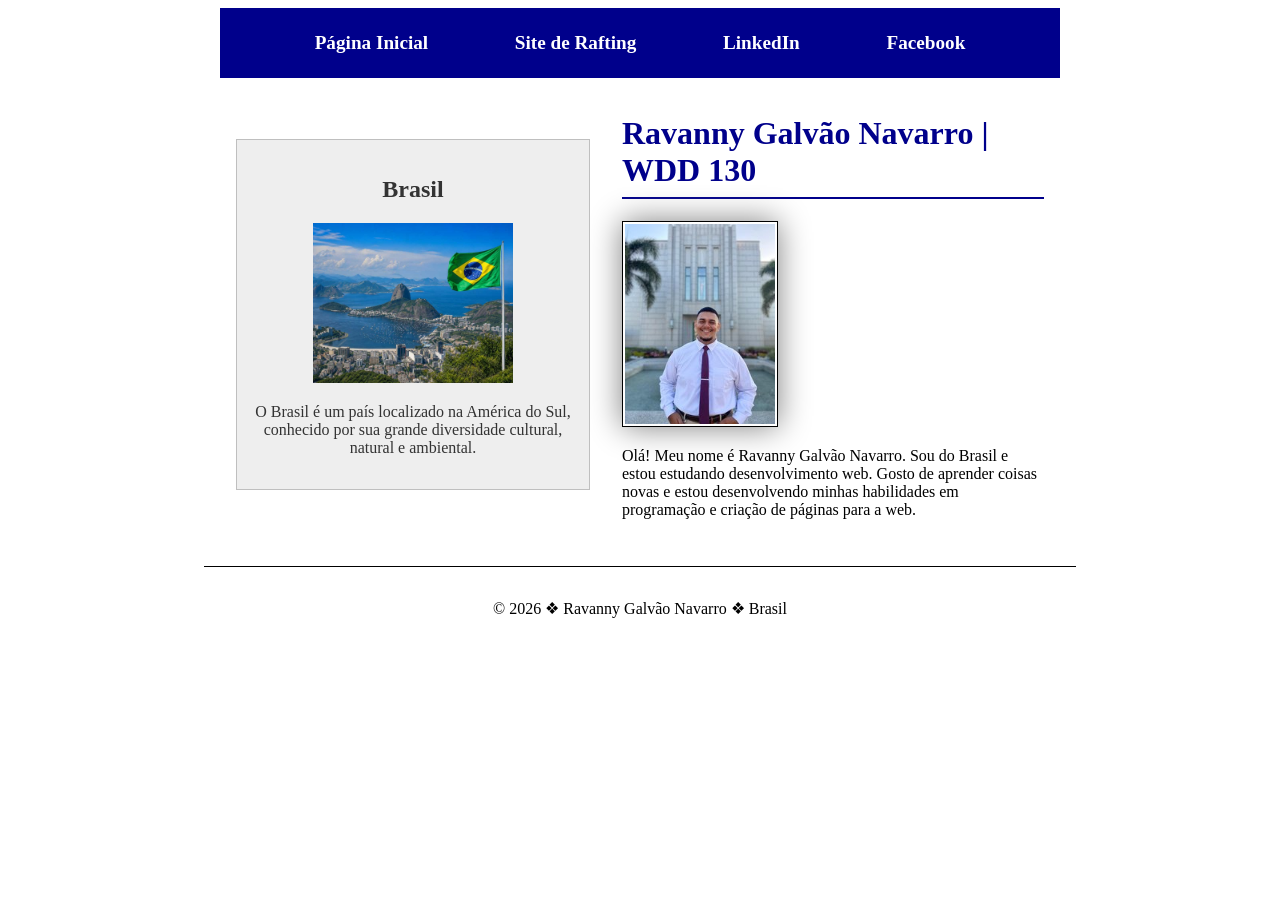
<file: index.html>
<!DOCTYPE html>
<html lang="pt-BR">

<head>
    <meta charset="utf-8">
    <meta name="viewport" content="width=device-width, initial-scale=1.0">

    <title>Ravanny da Silva Trajano Galvão Navarro | WDD 130</title>

    <meta name="description"
      content="Página inicial de Ravanny Galvão Navarro para o curso WDD 130 de desenvolvimento web.">

    <meta name="author" content="Ravanny Galvão Navarro">

    <link rel="stylesheet" href="estilos/estilos.css">
</head>

<body>

    <header>
        <nav>
            <a href="#">Página Inicial</a>
            <a href="wwr/">Site de Rafting</a>
            <a href="https://www.linkedin.com/">LinkedIn</a>
            <a href="https://www.facebook.com/">Facebook</a>
        </nav>
    </header>

    <div class="grid">

        <main>
            <h1>Ravanny Galvão Navarro | WDD 130</h1>

            <img src="imagens/perfil.jpg"
              alt="Olá, meu nome é Ravanny da Silva Trajano Galvão Navarro" width="200">

            <p>
                Olá! Meu nome é Ravanny Galvão Navarro.
                Sou do Brasil e estou estudando desenvolvimento web.
                Gosto de aprender coisas novas e estou desenvolvendo minhas
                habilidades em programação e criação de páginas para a web.
            </p>
        </main>

        <aside>
            <h2>Brasil</h2>

            <img src="imagens/brasil.jpg" alt="Paisagem do Brasil">

            <p>
                O Brasil é um país localizado na América do Sul,
                conhecido por sua grande diversidade cultural,
                natural e ambiental.
            </p>
        </aside>

    </div>

    <footer>
        <p>&copy; 2026 ❖ Ravanny Galvão Navarro ❖ Brasil</p>
    </footer>

</body>

</html>
</file>
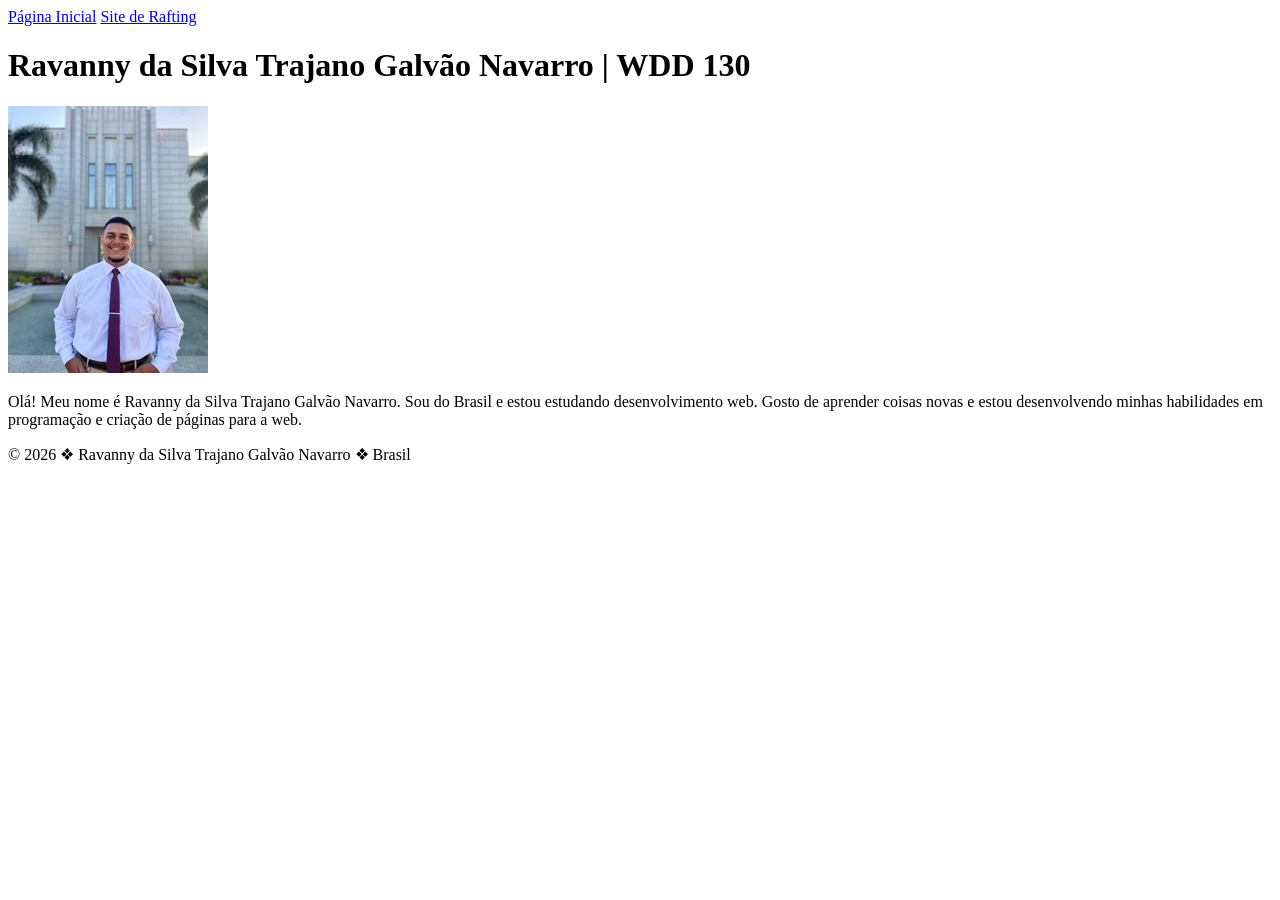
<file: semana01/index.html>
<!DOCTYPE html>
<html lang="pt-BR">

<head>
    <meta charset="utf-8">
    <meta name="viewport" content="width=device-width,initial-scale=1.0">
    <title>Ravanny da Silva Trajano Galvão Navarro | WDD 130</title>
</head>

<body>
    <header>
        <nav>
            <a href="#">Página Inicial</a>
            <a href="wwr/">Site de Rafting</a>
        </nav>
    </header>

    <main>
        <h1>Ravanny da Silva Trajano Galvão Navarro | WDD 130</h1>

        <img src="imagens/perfil.jpg" alt="Olá, meu nome é Ravanny da Silva Trajano Galvão Navarro"
          width="200">

        <p>
            Olá! Meu nome é Ravanny da Silva Trajano Galvão Navarro.
            Sou do Brasil e estou estudando desenvolvimento web.
            Gosto de aprender coisas novas e estou desenvolvendo minhas
            habilidades em programação e criação de páginas para a web.
        </p>
    </main>

    <footer>
        <p>&copy; 2026 ❖ Ravanny da Silva Trajano Galvão Navarro ❖ Brasil</p>
    </footer>
</body>

</html>
</file>
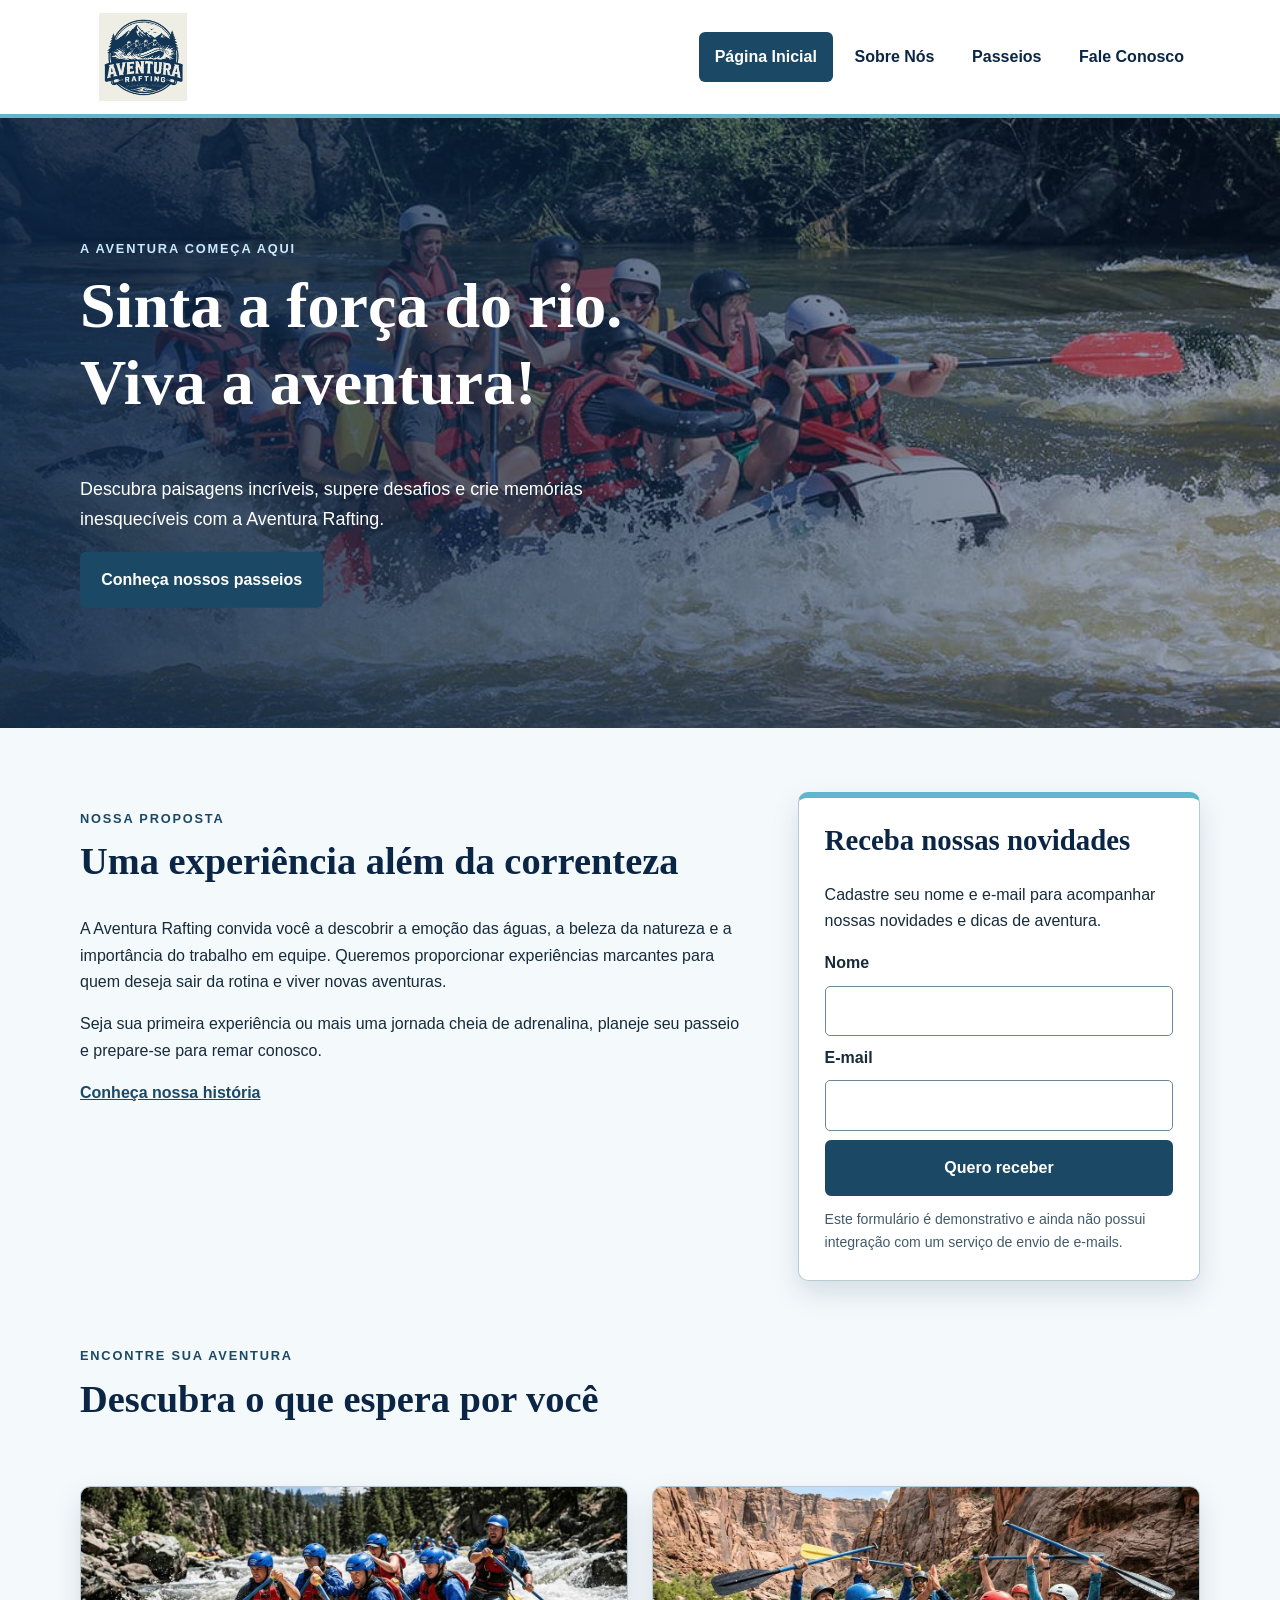
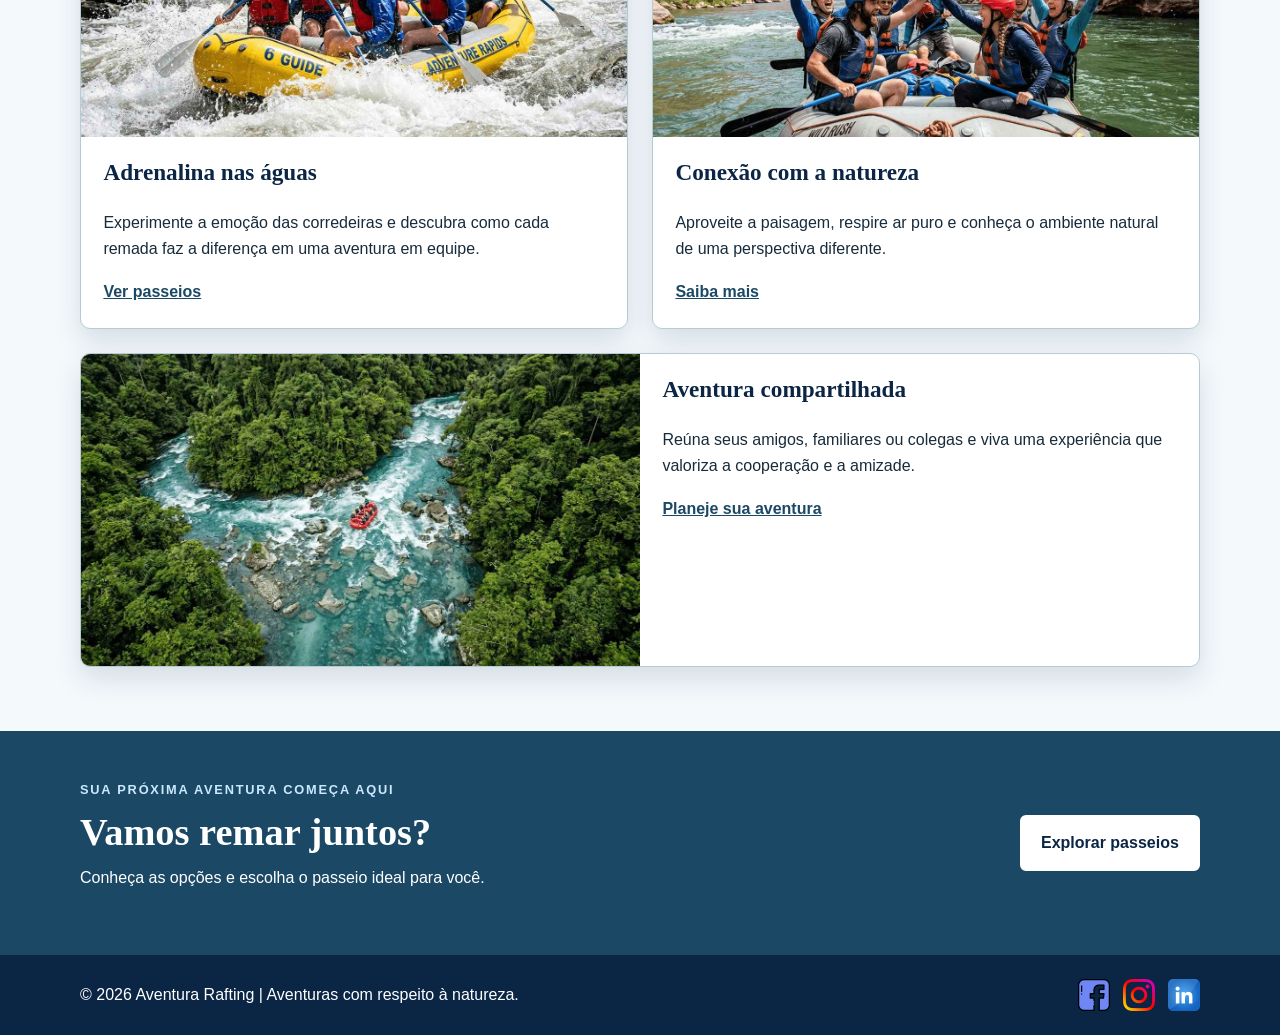
<file: wwr/index.html>
<!DOCTYPE html>
<html lang="pt-BR">

<head>
    <meta charset="UTF-8">
    <meta name="viewport" content="width=device-width, initial-scale=1.0">
    <meta name="description"
      content="Viva aventuras inesquecíveis com a Aventura Rafting. Conheça nossos passeios, explore a natureza e planeje sua próxima experiência.">
    <meta name="author" content="Ravanny da Silva Trajano Galvão Navarro">
    <title>Página Inicial | Aventura Rafting</title>
    <link rel="stylesheet" href="estilos/rafting.css">
</head>

<body>
    <header class="site-header">
        <a class="brand" href="index.html">
            <img src="imagens/logo.png" alt="Logotipo da Aventura Rafting">
        </a>

        <nav class="site-nav" aria-label="Navegação principal">
            <a href="index.html" aria-current="page">Página Inicial</a>
            <a href="sobre.html">Sobre Nós</a>
            <a href="passeios.html">Passeios</a>
            <a href="contato.html">Fale Conosco</a>
        </nav>
    </header>

    <main>
        <section class="hero">
            <img class="hero-image" src="imagens/rafting-hero.jpg"
              alt="Grupo praticando rafting em um rio cercado pela natureza">

            <div class="hero-message">
                <p class="eyebrow">A aventura começa aqui</p>
                <h1>Sinta a força do rio. Viva a aventura!</h1>
                <p>Descubra paisagens incríveis, supere desafios e crie memórias inesquecíveis com a
                    Aventura Rafting.</p>
                <a class="button" href="passeios.html">Conheça nossos passeios</a>
            </div>
        </section>

        <section class="home-intro content-width">
            <div>
                <p class="eyebrow">Nossa proposta</p>
                <h2>Uma experiência além da correnteza</h2>
                <p>
                    A Aventura Rafting convida você a descobrir a emoção das águas,
                    a beleza da natureza e a importância do trabalho em equipe.
                    Queremos proporcionar experiências marcantes para quem deseja
                    sair da rotina e viver novas aventuras.
                </p>
                <p>
                    Seja sua primeira experiência ou mais uma jornada cheia de
                    adrenalina, planeje seu passeio e prepare-se para remar conosco.
                </p>
                <a class="text-link" href="sobre.html">Conheça nossa história</a>
            </div>

            <aside class="newsletter">
                <h2>Receba nossas novidades</h2>
                <p>Cadastre seu nome e e-mail para acompanhar nossas novidades e dicas de aventura.
                </p>

                <form action="#" method="get">
                    <label for="nome-newsletter">Nome</label>
                    <input type="text" id="nome-newsletter" name="nome" autocomplete="name"
                      required>

                    <label for="email-newsletter">E-mail</label>
                    <input type="email" id="email-newsletter" name="email" autocomplete="email"
                      required>

                    <button class="button" type="submit">Quero receber</button>
                </form>

                <p class="form-note">
                    Este formulário é demonstrativo e ainda não possui integração
                    com um serviço de envio de e-mails.
                </p>
            </aside>
        </section>

        <section class="experience-grid content-width">
            <div class="section-heading">
                <p class="eyebrow">Encontre sua aventura</p>
                <h2>Descubra o que espera por você</h2>
            </div>

            <article class="feature-card">
                <img src="imagens/aventura1.jpg" alt="Bote de rafting avançando pelas corredeiras">
                <div class="card-copy">
                    <h3>Adrenalina nas águas</h3>
                    <p>
                        Experimente a emoção das corredeiras e descubra como cada
                        remada faz a diferença em uma aventura em equipe.
                    </p>
                    <a class="text-link" href="passeios.html">Ver passeios</a>
                </div>
            </article>

            <article class="feature-card">
                <img src="imagens/aventura2.jpg"
                  alt="Participantes praticando rafting em meio à natureza">
                <div class="card-copy">
                    <h3>Conexão com a natureza</h3>
                    <p>
                        Aproveite a paisagem, respire ar puro e conheça o ambiente
                        natural de uma perspectiva diferente.
                    </p>
                    <a class="text-link" href="sobre.html">Saiba mais</a>
                </div>
            </article>

            <article class="feature-card feature-card-wide">
                <img src="imagens/aventura3.jpg" alt="Grupo reunido após uma aventura de rafting">
                <div class="card-copy">
                    <h3>Aventura compartilhada</h3>
                    <p>
                        Reúna seus amigos, familiares ou colegas e viva uma
                        experiência que valoriza a cooperação e a amizade.
                    </p>
                    <a class="text-link" href="contato.html">Planeje sua aventura</a>
                </div>
            </article>
        </section>

        <section class="home-cta">
            <div class="content-width cta-inner">
                <div>
                    <p class="eyebrow">Sua próxima aventura começa aqui</p>
                    <h2>Vamos remar juntos?</h2>
                    <p>Conheça as opções e escolha o passeio ideal para você.</p>
                </div>
                <a class="button button-light" href="passeios.html">
                    Explorar passeios
                </a>
            </div>
        </section>
    </main>

    <footer class="site-footer">
        <p>© 2026 Aventura Rafting | Aventuras com respeito à natureza.</p>

        <nav class="socialmedia" aria-label="Redes sociais">
            <a href="https://www.facebook.com/" aria-label="Facebook">
                <img src="imagens/facebook.svg" alt="Facebook">
            </a>
            <a href="https://www.instagram.com/" aria-label="Instagram">
                <img src="imagens/instagram.svg" alt="Instagram">
            </a>
            <a href="https://www.youtube.com/" aria-label="YouTube">
                <img src="imagens/linkedin.svg" alt="YouTube">
            </a>
        </nav>
    </footer>
</body>

</html>
</file>
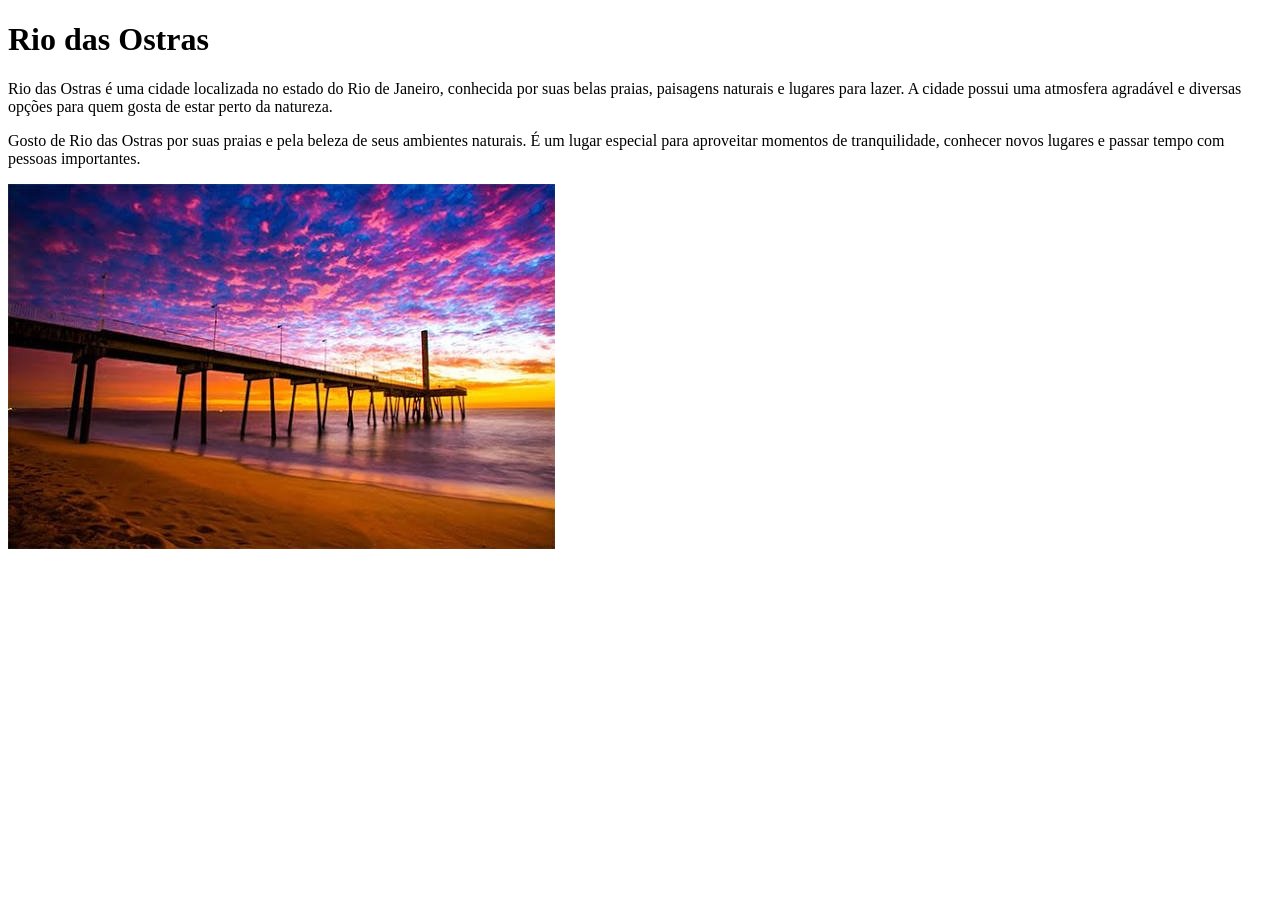
<file: semana01/cidade-favorita.html>
<!DOCTYPE html>
<html lang="pt-BR">

<head>
    <meta charset="UTF-8">
    <meta name="viewport" content="width=device-width, initial-scale=1.0">

    <title>Minha Cidade Favorita - Rio das Ostras</title>

    <meta name="description" content="Uma página sobre Rio das Ostras, minha cidade favorita.">

    <meta name="author" content="Ravanny da Silva Trajano Galvão Navarro">
</head>

<body>

    <h1>Rio das Ostras</h1>

    <p>
        Rio das Ostras é uma cidade localizada no estado do Rio de Janeiro,
        conhecida por suas belas praias, paisagens naturais e lugares para
        lazer. A cidade possui uma atmosfera agradável e diversas opções para
        quem gosta de estar perto da natureza.
    </p>

    <p>
        Gosto de Rio das Ostras por suas praias e pela beleza de seus
        ambientes naturais. É um lugar especial para aproveitar momentos de
        tranquilidade, conhecer novos lugares e passar tempo com pessoas
        importantes.
    </p>

    <img src="rio-das-ostras.jpg" alt="Paisagem de Rio das Ostras">

</body>

</html>
</file>
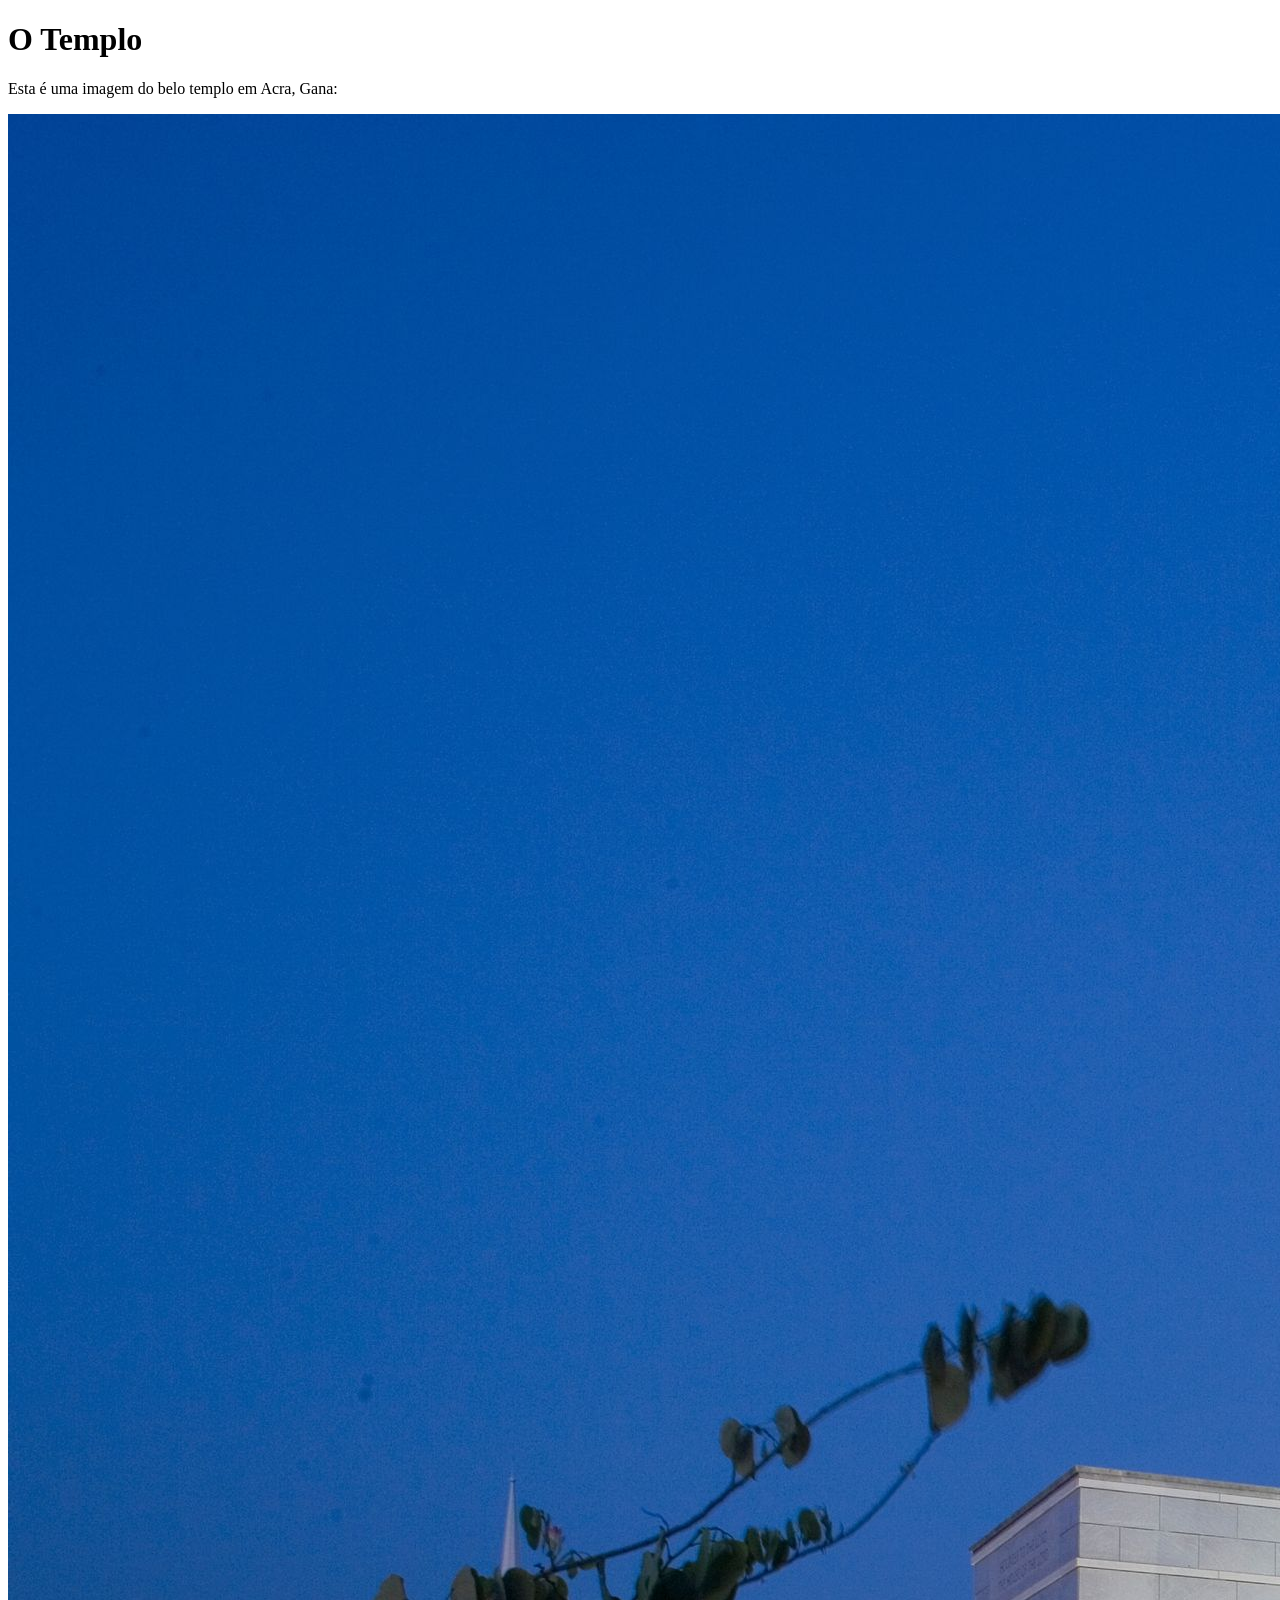
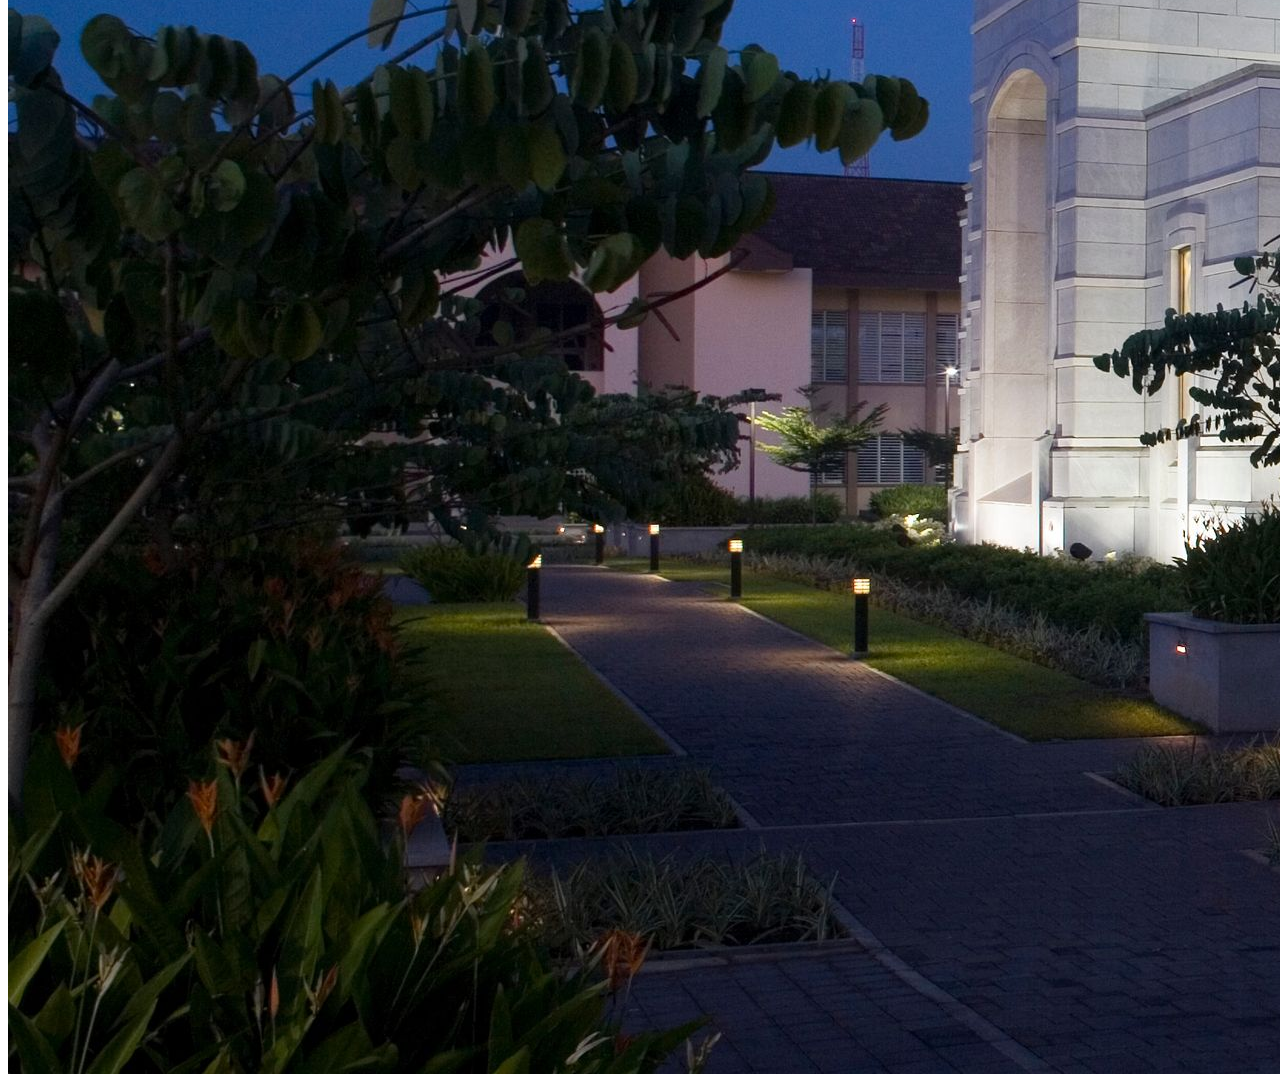
<file: semana01/imagens.html>
<!DOCTYPE html>
<html lang="pt-br">
<head>
    <meta charset="UTF-8">
    <meta name="viewport" content="width=device-width, initial-scale=1.0">
    <title>Imagem do Templo</title>
</head>
<body>
    <h1>O Templo</h1>
    <p>Esta é uma imagem do belo templo em Acra, Gana:</p>
    <img src="imagens/templo-largo.jpeg" alt="O Templo de Acra, Gana">
    
</body>
</html>
</file>
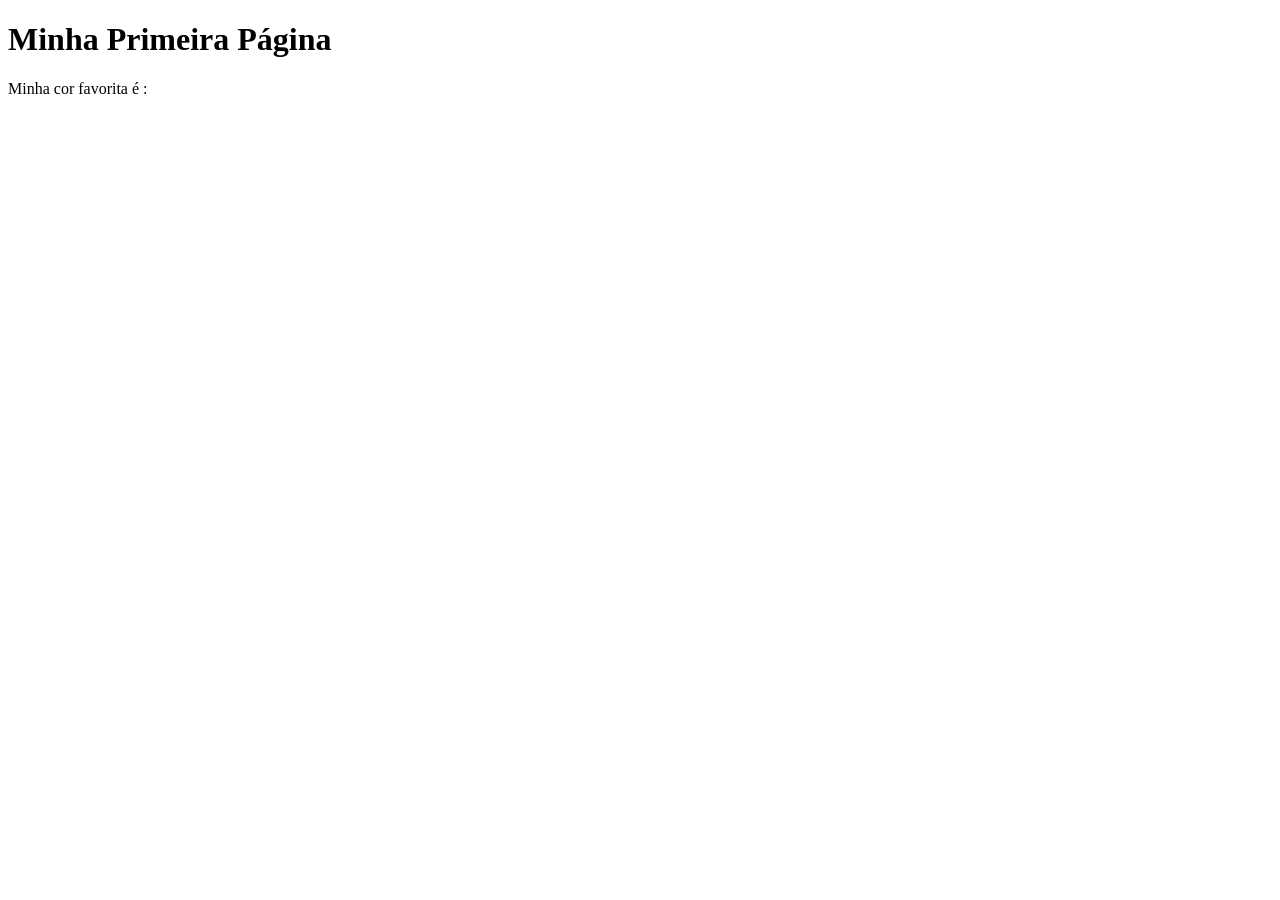
<file: semana01/primeira-pagina.html>
<!DOCTYPE html>
<html lang="pt-br">
<head>
    <meta charset="UTF-8">
    <meta name="viewport" content="width=device-width, initial-scale=1.0">
    <title>Minha Primeira Página</title>
</head>
<body>
    <h1>Minha Primeira Página</h1>
    <p>Minha cor favorita é : </p>
</body>
</html>
</file>
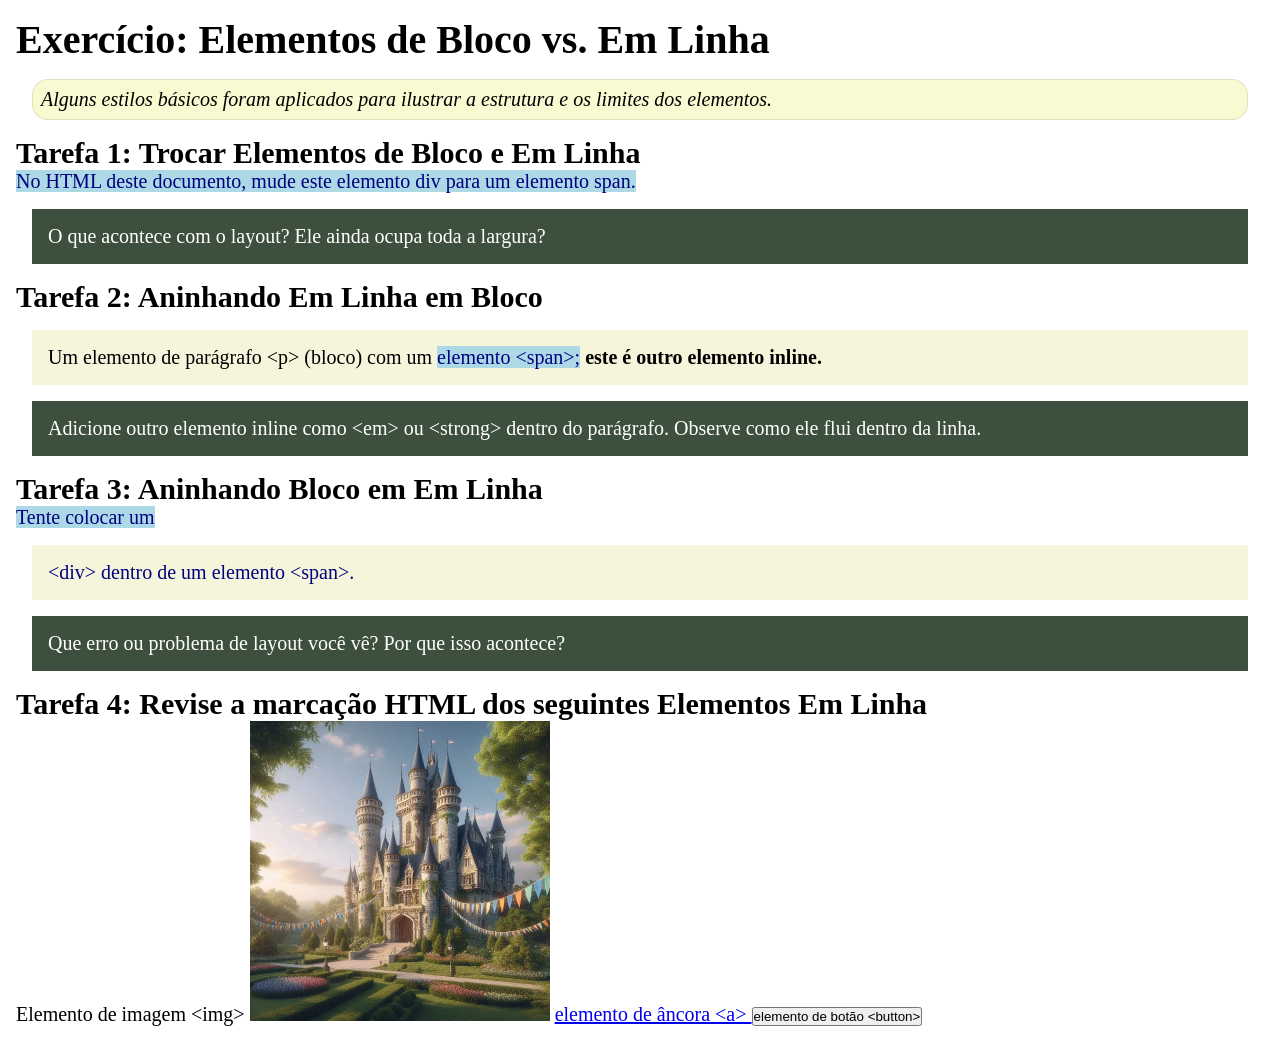
<file: semana02/bloco-vs-inline.html>
<!DOCTYPE html>
<html lang="pt-br">

<head>
    <meta charset="UTF-8">
    <meta name="viewport" content="width=device-width, initial-scale=1.0">
    <title>Exercício: Elementos de Bloco vs. Inline</title>
    <link rel="stylesheet" href="estilos/bloco-vs-inline.css">
</head>

<body>
    <main>
        <h1>Exercício: Elementos de Bloco vs. Em Linha</h1>

        <p class="note">
            Alguns estilos básicos foram aplicados para ilustrar a estrutura e os limites dos
            elementos.
        </p>

        <h2>Tarefa 1: Trocar Elementos de Bloco e Em Linha</h2>

        <span>
            No HTML deste documento, mude este elemento div para um elemento span.
        </span>

        <p class="question">
            O que acontece com o layout? Ele ainda ocupa toda a largura?
        </p>

        <h2>Tarefa 2: Aninhando Em Linha em Bloco</h2>

        <p>
            Um elemento de parágrafo &lt;p&gt; (bloco) com um
            <span>elemento &lt;span&gt;;</span>
            <strong>este é outro elemento inline.</strong>
        </p>

        <p class="question">
            Adicione outro elemento inline como &lt;em&gt; ou &lt;strong&gt; dentro do parágrafo.
            Observe como ele flui dentro da linha.
        </p>

        <h2>Tarefa 3: Aninhando Bloco em Em Linha</h2>

        <span>
            Tente colocar um
            <div>
                &lt;div&gt; dentro de um elemento &lt;span&gt;.
            </div>
        </span>

        <p class="question">
            Que erro ou problema de layout você vê? Por que isso acontece?
        </p>

        <h2>Tarefa 4: Revise a marcação HTML dos seguintes Elementos Em Linha</h2>

        Elemento de imagem &lt;img&gt;

        <img src="imagens/castelo.webp" alt="imagem (imagens estão em linha)" width="300"
          height="300">

        <a href="https://churchofjesuschrist.org">
            elemento de âncora &lt;a&gt;
        </a>

        <button type="button">
            elemento de botão &lt;button&gt;
        </button>

    </main>
</body>

</html>
</file>
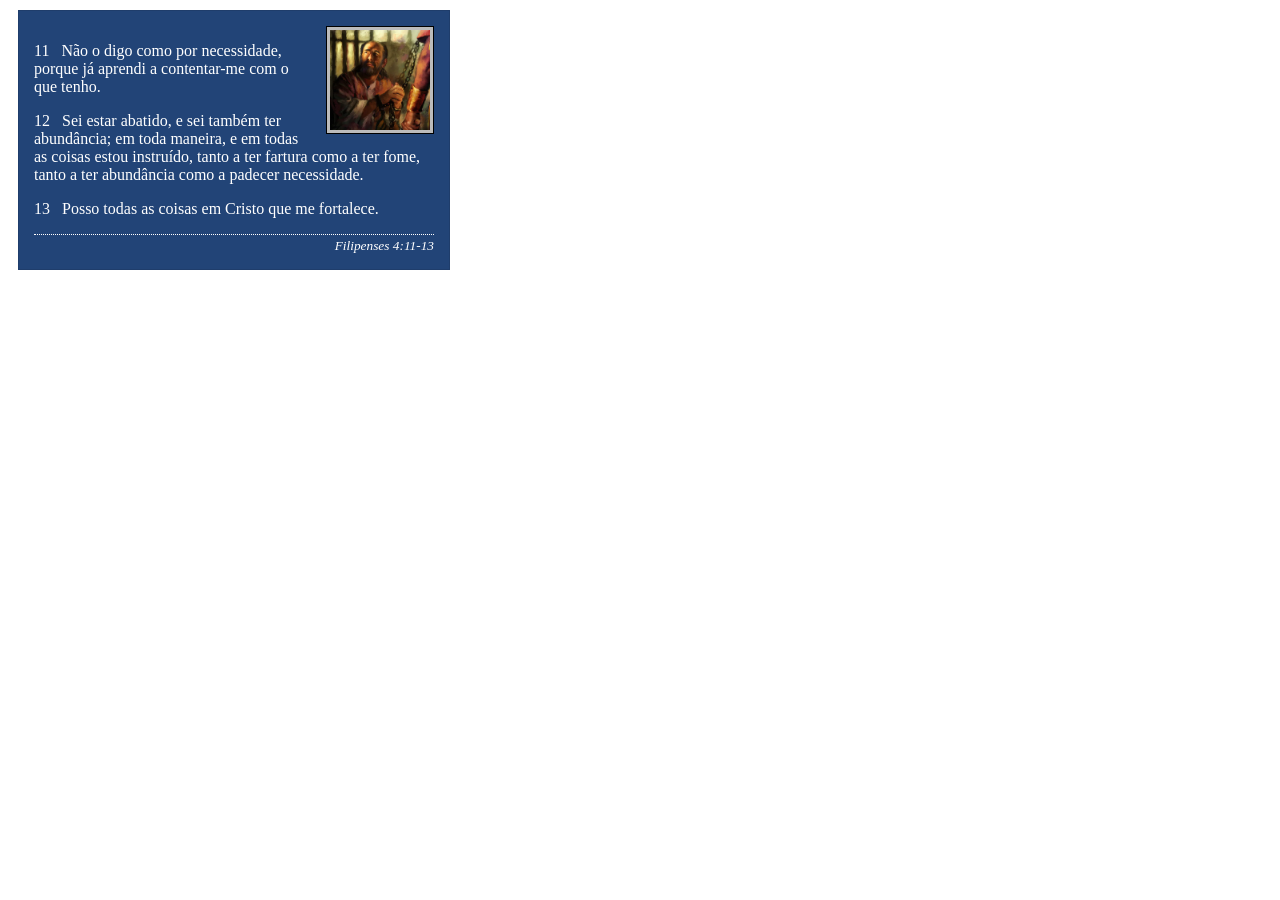
<file: semana02/box-model-solucao.html>
<!DOCTYPE html>
<html lang="pt-br">

<head>
    <meta charset="UTF-8">
    <meta name="viewport" content="width=device-width, initial-scale=1.0">
    <title>Atividade de Box Model</title>
    <link rel="stylesheet" href="estilos/box-model-solucao.css">
</head>

<body>
    <main>
        <div class="callout">
            <img src="imagens/apostolo-paulo-preso.webp" alt="Apóstolo Paulo - Preso em Roma" width="200" height="200">
            <blockquote>
                <p>11 &nbsp; Não o digo como por necessidade, porque já aprendi a contentar-me com o que tenho.</p>
                <p>12 &nbsp; Sei estar abatido, e sei também ter abundância; em toda maneira, e em todas as coisas estou
                    instruído, tanto a ter fartura como a ter fome, tanto a ter abundância como a padecer necessidade.
                </p>
                <p>13 &nbsp; Posso todas as coisas em Cristo que me fortalece.</p>
            </blockquote>
            <cite>Filipenses 4:11-13</cite>
        </div>
    </main>
</body>

</html>
</file>
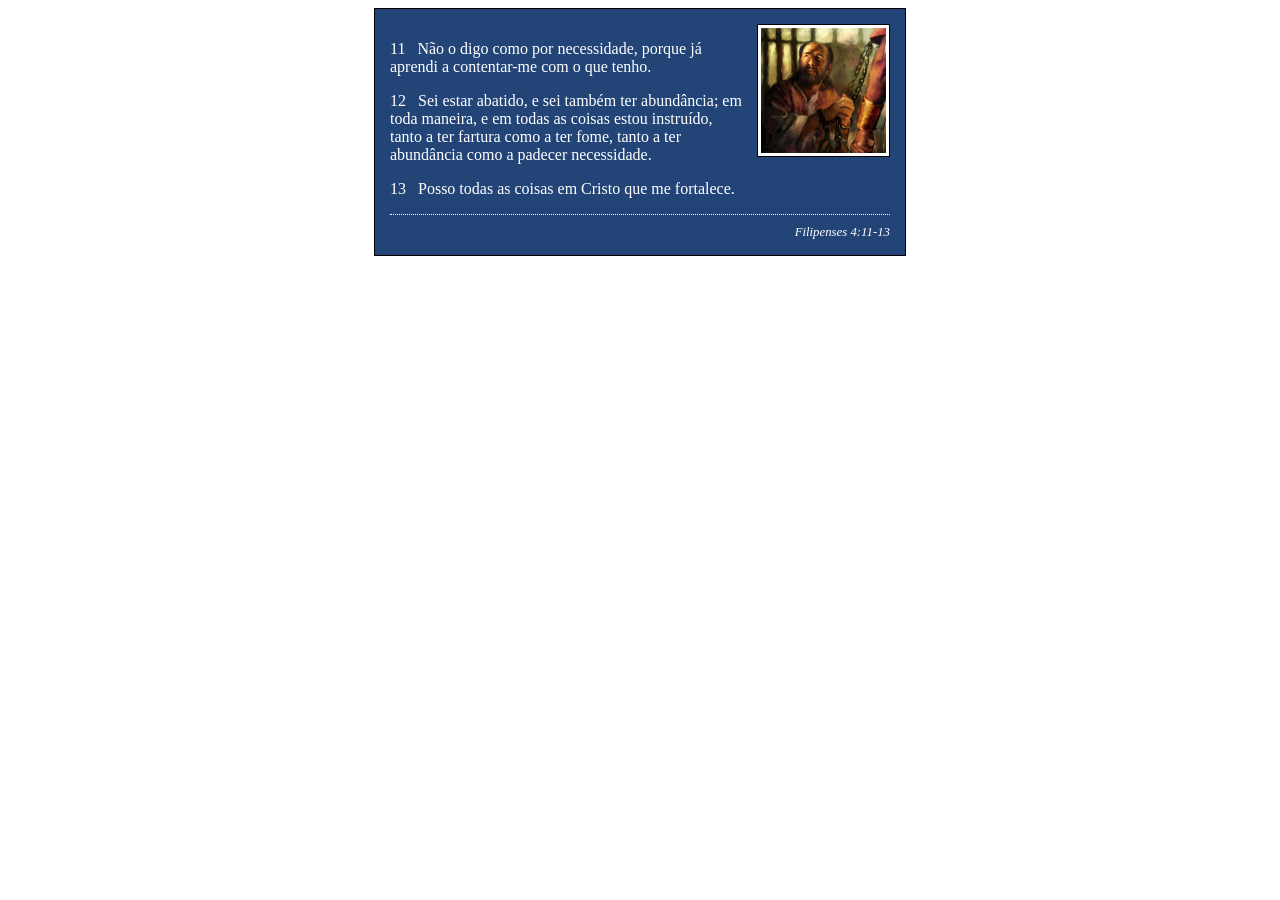
<file: semana02/box-model.html>
<!DOCTYPE html>
<html lang="pt-br">

<head>
    <meta charset="UTF-8">
    <meta name="viewport" content="width=device-width, initial-scale=1.0">
    <title>Atividade de Box Model</title>
    <link rel="stylesheet" href="estilos/box-model.css">
</head>

<body>
    <main>
        <div class="callout">
            <img src="imagens/apostolo-paulo-preso.webp" alt="Apóstolo Paulo - Preso em Roma"
              width="200" height="200">

            <blockquote>
                <p>11 &nbsp; Não o digo como por necessidade, porque já aprendi a contentar-me com o
                    que tenho.</p>

                <p>12 &nbsp; Sei estar abatido, e sei também ter abundância; em toda maneira, e em
                    todas as coisas estou instruído, tanto a ter fartura como a ter fome, tanto a
                    ter abundância como a padecer necessidade.</p>

                <p>13 &nbsp; Posso todas as coisas em Cristo que me fortalece.</p>
            </blockquote>

            <cite>Filipenses 4:11-13</cite>
        </div>
    </main>
</body>

</html>
</file>
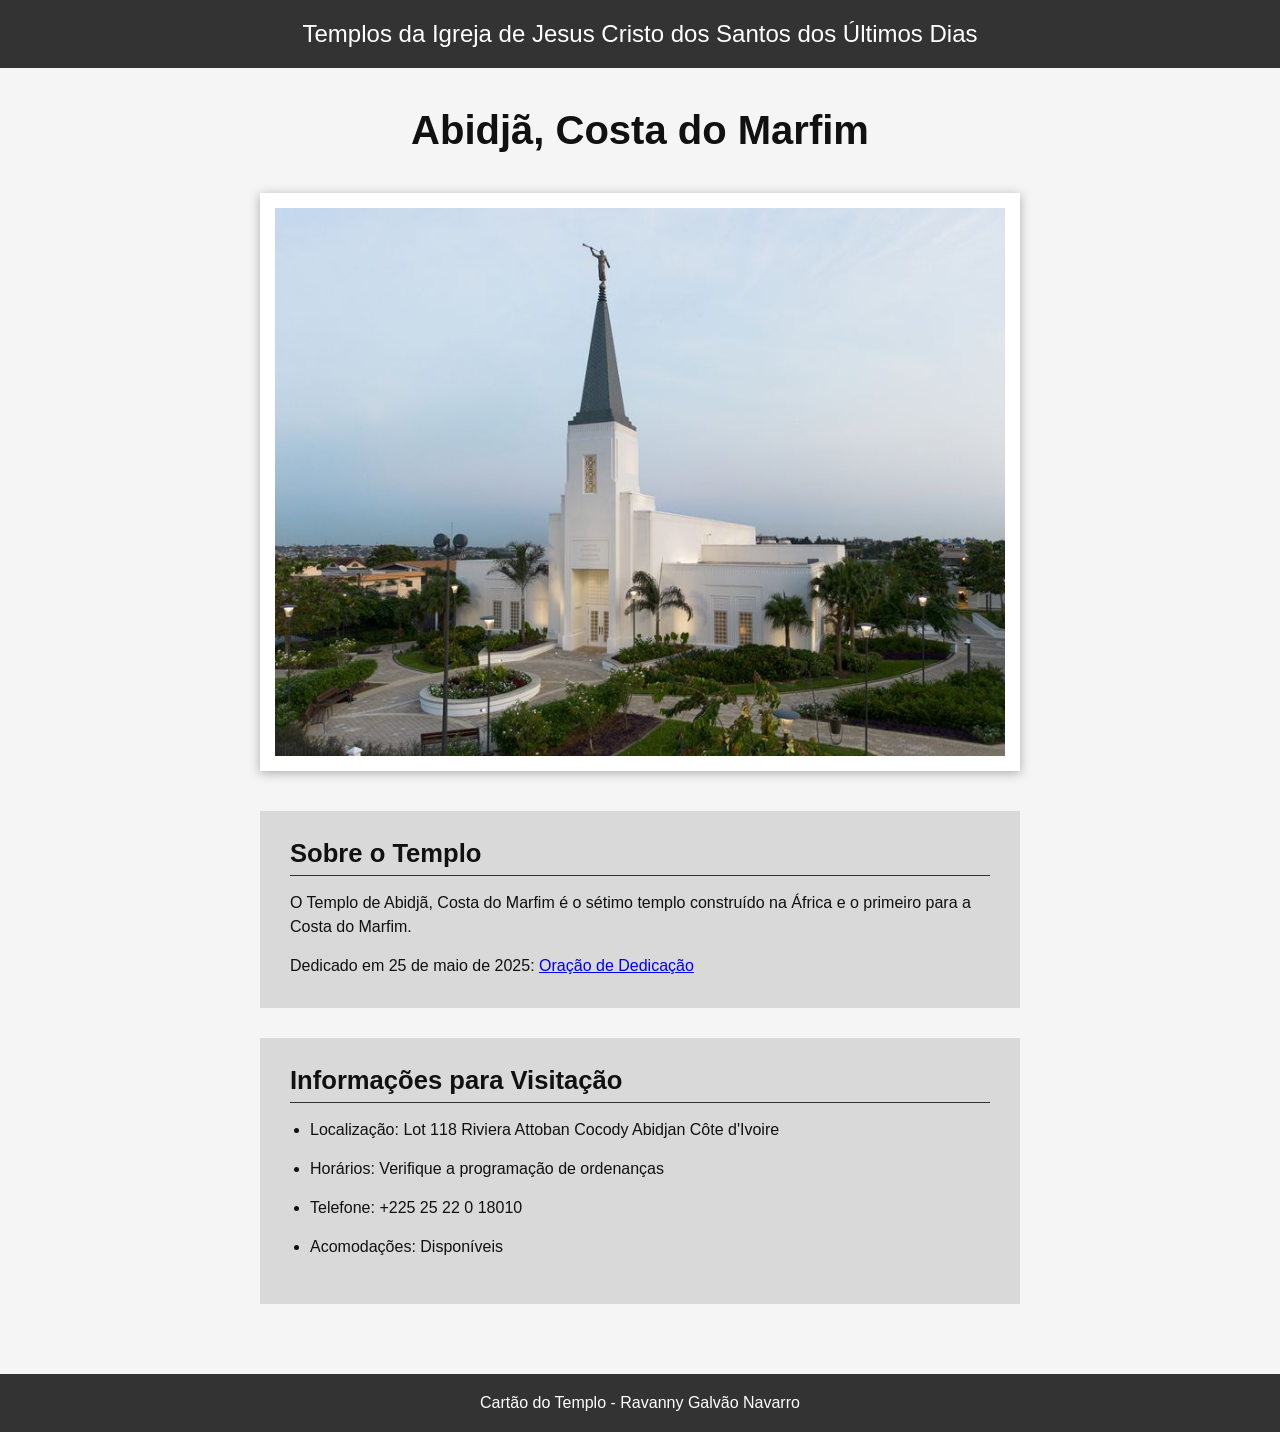
<file: semana02/templo.html>
<!DOCTYPE html>
<html lang="pt-br">

<head>
    <meta charset="UTF-8">
    <meta name="viewport" content="width=device-width, initial-scale=1.0">
    <title>Cartão do Templo - Abidjã, Costa do Marfim</title>
    <link rel="stylesheet" href="estilos/templo.css">
</head>

<body>
    <header>
        <p>Templos da Igreja de Jesus Cristo dos Santos dos Últimos Dias</p>
    </header>
    <main>
        <h1>Abidjã, Costa do Marfim</h1>
        <picture>
            <img src="imagens/abidja-costa-do-marfim.jpeg" alt="Templo de Abidjã, Costa do Marfim">
        </picture>
        <section>
            <h2>Sobre o Templo</h2>
            <p>O Templo de Abidjã, Costa do Marfim é o sétimo templo construído na África e o
                primeiro para a Costa do Marfim.</p>
            <p>Dedicado em 25 de maio de 2025: <a
                  href="https://www.churchofjesuschrist.org/temples/dedicatory-prayer/abidjan-ivory-coast-temple/2025-05-25?lang=eng"
                  target="_blank" rel="noopener noreferrer">Oração de Dedicação</a></p>
        </section>
        <section>
            <h2>Informações para Visitação</h2>
            <ul>
                <li>Localização: Lot 118 Riviera Attoban Cocody Abidjan Côte d'Ivoire</li>
                <li>Horários: Verifique a programação de ordenanças</li>
                <li>Telefone: +225 25 22 0 18010</li>
                <li>Acomodações: Disponíveis</li>
            </ul>
        </section>
    </main>
    <footer>
        <p>Cartão do Templo - Ravanny Galvão Navarro</p>
    </footer>
</body>

</html>
</file>
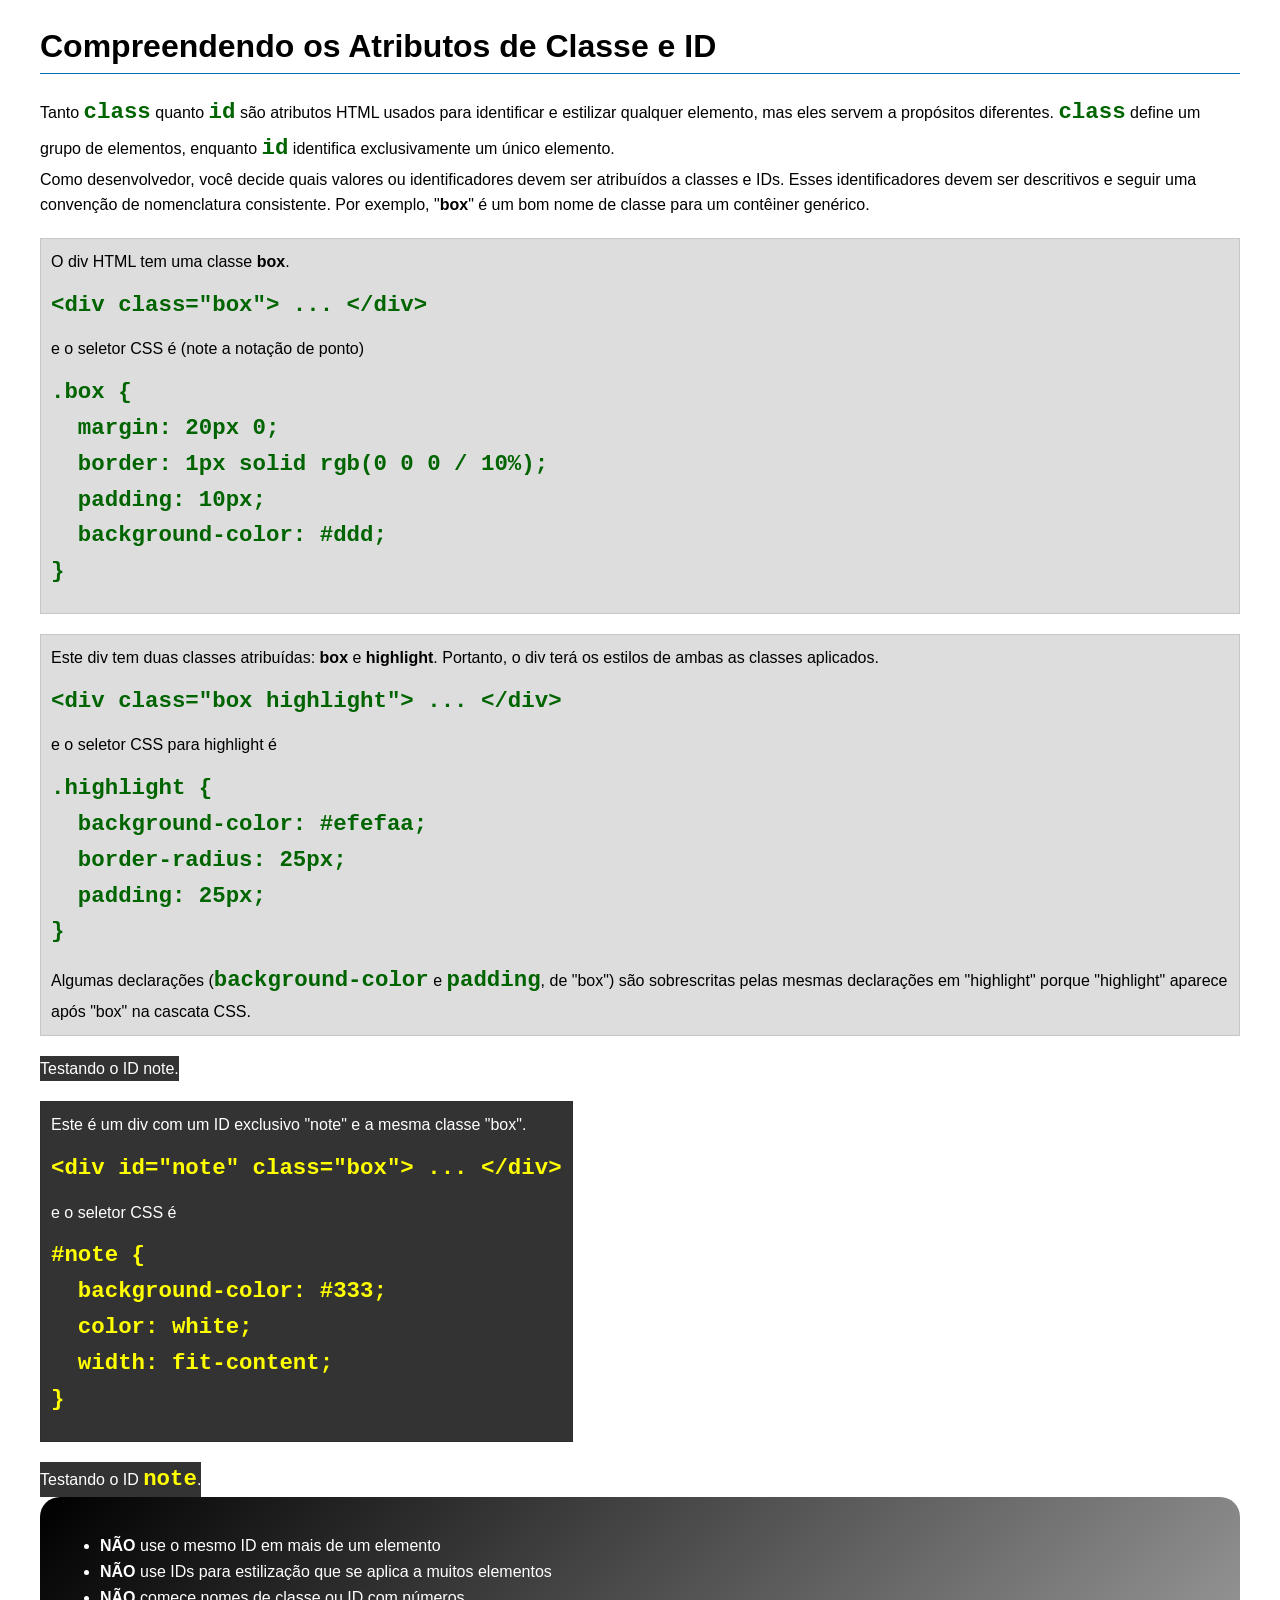
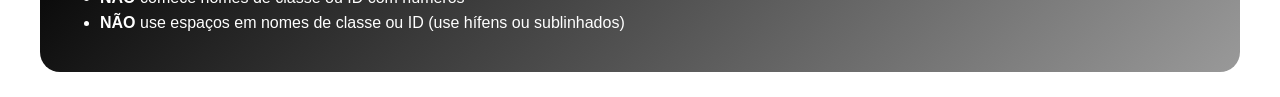
<file: semana03/classe-e-id.html>
<!DOCTYPE html>
<html lang="pt-br">

<head>
    <meta charset="UTF-8">
    <meta name="viewport" content="width=device-width, initial-scale=1.0">
    <title>Atributos de Classe vs ID</title>
    <link rel="stylesheet" href="estilos/classe-e-id.css">
</head>

<body>
    <h1>Compreendendo os Atributos de Classe e ID</h1>
    <p>Tanto <code>class</code> quanto <code>id</code> são atributos HTML usados para identificar e
        estilizar qualquer
        elemento, mas eles servem a propósitos diferentes. <code>class</code> define um grupo de
        elementos, enquanto
        <code>id</code> identifica exclusivamente um único elemento.
    </p>
    <p>Como desenvolvedor, você decide quais valores ou identificadores devem ser atribuídos a
        classes e IDs. Esses
        identificadores devem ser descritivos e seguir uma convenção de nomenclatura consistente.
        Por exemplo,
        "<strong>box</strong>" é um bom nome de classe para um contêiner genérico.</p>
    <div class="box">
        <p>O div HTML tem uma classe <strong>box</strong>.</p>
        <pre><code class="html">&lt;div class="box"&gt; ... &lt;/div&gt;</code></pre>
        e o seletor CSS é (note a notação de ponto)
        <pre><code class="css">.box {
  margin: 20px 0;
  border: 1px solid rgb(0 0 0 / 10%);
  padding: 10px;
  background-color: #ddd; 
}</code></pre>
    </div>

    <div class="box">
        <p>Este div tem duas classes atribuídas: <strong>box</strong> e <strong>highlight</strong>.
            Portanto, o div terá
            os estilos de ambas as classes aplicados.</p>
        <pre><code class="html">&lt;div class="box highlight"&gt; ... &lt;/div&gt;</code></pre>
        e o seletor CSS para highlight é
        <pre><code class="css">.highlight {
  background-color: #efefaa;
  border-radius: 25px;
  padding: 25px;
}</code></pre>
        <p>Algumas declarações (<code>background-color</code> e <code>padding</code>, de "box") são
            sobrescritas pelas
            mesmas declarações em "highlight" porque "highlight" aparece após "box" na cascata CSS.
        </p>
    </div>
    <div id="note">
        <p>Testando o ID note.</p>
    </div>
    <div id="note" class="box">
        <p>Este é um div com um ID exclusivo "note" e a mesma classe "box".</p>
        <pre><code class="html">&lt;div id="note" class="box"&gt; ... &lt;/div&gt;</code></pre>
        e o seletor CSS é
        <pre><code class="css">#note {
  background-color: #333;
  color: white;
  width: fit-content;
}</code></pre>
    </div>

    <div id="note">
        <p>Testando o ID <code>note</code>.</p>
    </div>

    <section id="melhor-pratica">
        <ul>
            <li><strong>NÃO</strong> use o mesmo ID em mais de um elemento</li>
            <li><strong>NÃO</strong> use IDs para estilização que se aplica a muitos elementos</li>
            <li><strong>NÃO</strong> comece nomes de classe ou ID com números</li>
            <li><strong>NÃO</strong> use espaços em nomes de classe ou ID (use hífens ou
                sublinhados)</li>
        </ul>
    </section>

    <br>

</body>

</html>
</file>
<file: estilos/estilos.css>
nav {
    background-color: darkblue;
    padding: 1rem;
    display: flex;
    justify-content: space-evenly;
    align-items: center;
}

nav a {
    color: white;
    display: block;
    padding: 0.5rem;
    text-decoration: none;
    font-size: 1.2rem;
    font-weight: bold;
}

h1 {
    color: darkblue;
    border-bottom: 2px solid darkblue;
    padding-bottom: 0.5rem;
}

header,
footer,
.grid {
    max-width: 840px;
    margin: 0 auto;
}

.grid {
    display: grid;
    align-items: center;
}

main {
    grid-column: 2 / 3;
    margin: 1rem;
}

main img {
    width: 150px;
    height: auto;
    border: 1px solid black;
    padding: 2px;
    box-shadow: 0 0 30px gray;
}

aside {
    width: 20rem;
    margin: 1rem;
    border: 1px solid rgb(0 0 0 / 0.2);
    padding: 1rem;
    background-color: #eee;
    color: #333;
    text-align: center;
    grid-column: 1 / 2;
    grid-row: 1 / 2;
}

aside img {
    width: 200px;
    height: auto;
}

p {
    padding: 0;
}

footer {
    margin-top: 15px;
    border-top: 1px solid #000;
    text-align: center;
    padding: 1rem;
}
</file>
<file: wwr/estilos/rafting.css>
/* ========================================
   AVENTURA RAFTING
   Folha de estilos compartilhada
======================================== */

:root {
    --primary: #1b4965;
    --secondary: #62b6cb;
    --dark: #0b2545;
    --pale: #cae9ff;
    --background: #f4f9fc;
    --white: #ffffff;
    --text: #172b3a;
    --muted: #425b6b;
    --border: #b7cbd6;
    --shadow: 0 12px 28px rgba(11, 37, 69, 0.13);
}

* {
    box-sizing: border-box;
}

html {
    scroll-behavior: smooth;
}

body {
    margin: 0;
    color: var(--text);
    background: var(--background);
    font-family: Arial, Helvetica, sans-serif;
    line-height: 1.65;
}

img {
    display: block;
    max-width: 100%;
    height: auto;
}

a {
    color: var(--primary);
}

a:hover,
a:focus-visible {
    color: var(--dark);
}

h1,
h2,
h3 {
    margin-top: 0;
    color: var(--dark);
    font-family: Georgia, "Times New Roman", serif;
    line-height: 1.2;
}

h1 {
    font-size: clamp(2.1rem, 5vw, 4rem);
}

h2 {
    font-size: clamp(1.7rem, 3vw, 2.5rem);
}

h3 {
    font-size: 1.45rem;
}

p {
    margin-top: 0;
}

.content-width {
    width: min(1120px, calc(100% - 2.5rem));
    margin-inline: auto;
}

/* CABEÇALHO E NAVEGAÇÃO */

.site-header {
    display: grid;
    grid-template-columns: 140px 1fr;
    align-items: center;
    gap: 1.5rem;
    padding: 0.8rem max(1.25rem, calc((100% - 1120px) / 2));
    background: var(--white);
    border-bottom: 4px solid var(--secondary);
}

.brand img {
    width: 125px;
    max-height: 88px;
    object-fit: contain;
}

.site-nav {
    display: flex;
    justify-content: flex-end;
    flex-wrap: wrap;
    gap: 0.35rem;
}

.site-nav a {
    display: inline-block;
    padding: 0.75rem 1rem;
    border-radius: 6px;
    color: var(--dark);
    font-weight: 700;
    text-decoration: none;
}

.site-nav a:hover,
.site-nav a:focus-visible,
.site-nav a[aria-current="page"] {
    color: var(--white);
    background: var(--primary);
}

/* IMAGEM PRINCIPAL E TÍTULO SOBREPOSTO */

.hero {
    position: relative;
    overflow: hidden;
    background: var(--dark);
}

.hero-image {
    width: 100%;
    height: clamp(360px, 53vw, 610px);
    object-fit: cover;
    opacity: 0.76;
}

.hero::after {
    position: absolute;
    inset: 0;
    content: "";
    background: linear-gradient(90deg,
            rgba(11, 37, 69, 0.84),
            rgba(11, 37, 69, 0.15));
    pointer-events: none;
}

.hero-message {
    position: absolute;
    z-index: 1;
    top: 50%;
    left: max(1.25rem, calc((100% - 1120px) / 2));
    width: min(640px, calc(100% - 2.5rem));
    transform: translateY(-50%);
    color: var(--white);
}

.hero-message h1,
.hero-message p {
    color: var(--white);
}

.hero-message > p:not(.eyebrow) {
    max-width: 580px;
    font-size: 1.12rem;
}

.eyebrow {
    margin-bottom: 0.6rem;
    color: var(--primary);
    font-size: 0.8rem;
    font-weight: 800;
    letter-spacing: 0.14em;
    text-transform: uppercase;
}

.hero-message .eyebrow {
    color: var(--pale);
}

/* BOTÕES */

.button {
    display: inline-block;
    border: 2px solid var(--primary);
    border-radius: 6px;
    padding: 0.8rem 1.2rem;
    color: var(--white);
    background: var(--primary);
    font: inherit;
    font-weight: 700;
    text-align: center;
    text-decoration: none;
    cursor: pointer;
}

.button:hover,
.button:focus-visible {
    color: var(--dark);
    background: var(--secondary);
    border-color: var(--secondary);
}

.button-light {
    color: var(--dark);
    background: var(--white);
    border-color: var(--white);
}

/* INTRODUÇÃO E NEWSLETTER */

.home-intro {
    display: grid;
    grid-template-columns: minmax(0, 1.25fr) minmax(280px, 0.75fr);
    align-items: start;
    gap: 3rem;
    padding-block: 4rem;
}

.home-intro > div {
    padding-top: 1rem;
}

.newsletter {
    padding: 1.6rem;
    border: 1px solid var(--border);
    border-top: 6px solid var(--secondary);
    border-radius: 10px;
    background: var(--white);
    box-shadow: var(--shadow);
}

.newsletter h2 {
    font-size: 1.8rem;
}

form {
    display: grid;
    gap: 0.55rem;
}

label {
    font-weight: 700;
}

input,
select,
textarea {
    width: 100%;
    min-height: 44px;
    padding: 0.7rem;
    border: 1px solid #6c8798;
    border-radius: 5px;
    color: var(--text);
    background: var(--white);
    font: inherit;
}

input:focus,
select:focus,
textarea:focus {
    outline: 3px solid var(--secondary);
    outline-offset: 2px;
}

textarea {
    resize: vertical;
}

.form-note,
.table-note {
    margin: 0.75rem 0 0;
    color: var(--muted);
    font-size: 0.88rem;
}

/* CARDS E CSS GRID */

.experience-grid {
    display: grid;
    grid-template-columns: repeat(2, minmax(0, 1fr));
    gap: 1.5rem;
    padding-bottom: 4rem;
}

.section-heading {
    grid-column: 1 / -1;
    max-width: 780px;
    margin-bottom: 0.5rem;
}

.feature-card,
.tour-card {
    overflow: hidden;
    border: 1px solid var(--border);
    border-radius: 10px;
    background: var(--white);
    box-shadow: var(--shadow);
}

.feature-card img {
    width: 100%;
    height: 250px;
    object-fit: cover;
}

.feature-card-wide {
    display: grid;
    grid-template-columns: 1fr 1fr;
    grid-column: 1 / -1;
}

.feature-card-wide img {
    height: 100%;
    min-height: 250px;
}

.card-copy,
.tour-copy {
    padding: 1.4rem;
}

.text-link {
    font-weight: 800;
}

/* CHAMADA PARA AÇÃO */

.home-cta {
    padding: 3rem 0;
    color: var(--white);
    background: var(--primary);
}

.cta-inner {
    display: flex;
    align-items: center;
    justify-content: space-between;
    gap: 2rem;
}

.cta-inner h2,
.cta-inner p {
    color: var(--white);
}

.cta-inner h2 {
    margin-bottom: 0.6rem;
}

.cta-inner .eyebrow {
    color: var(--pale);
}

/* RODAPÉ */

.site-footer {
    display: flex;
    align-items: center;
    justify-content: space-between;
    gap: 1.5rem;
    padding: 1.5rem max(1.25rem, calc((100% - 1120px) / 2));
    color: var(--white);
    background: var(--dark);
}

.site-footer p {
    margin: 0;
}

.socialmedia {
    display: flex;
    align-items: center;
    gap: 0.8rem;
}

.socialmedia img {
    width: 32px;
    height: 32px;
    object-fit: contain;
}

/* SOBRE NÓS */

.subpage-hero .hero-image {
    height: clamp(300px, 40vw, 460px);
}

.subpage-hero .hero-message {
    max-width: 700px;
}

.about-layout {
    display: grid;
    grid-template-columns: 1.2fr 0.8fr;
    gap: 2rem;
    padding-block: 3.5rem;
}

.about-copy {
    grid-row: span 2;
}

.about-photo {
    margin: 0;
}

.about-photo img {
    width: 100%;
    max-height: 360px;
    object-fit: cover;
    border-radius: 10px;
}

.about-photo figcaption {
    margin-top: 0.6rem;
    color: var(--muted);
    font-size: 0.9rem;
}

.values-panel {
    padding: 1.5rem;
    border-radius: 10px;
    background: var(--pale);
}

.values-panel li {
    margin-bottom: 0.65rem;
}

/* CONTATO */

.page-heading {
    padding: 3rem 0 1rem;
}

.page-heading h1 {
    margin-bottom: 0.75rem;
}

.contact-page {
    padding-bottom: 4rem;
}

.contact-grid {
    display: grid;
    grid-template-columns: 0.8fr 1.2fr;
    gap: 2rem;
    align-items: start;
}

.contact-details,
.contact-form-panel {
    padding: 1.6rem;
    border: 1px solid var(--border);
    border-radius: 10px;
    background: var(--white);
}

.contact-photo {
    width: 100%;
    max-height: 250px;
    margin-top: 1.25rem;
    object-fit: cover;
    border-radius: 8px;
}

.contact-form {
    gap: 0.55rem;
}

/* PASSEIOS */

.tours-section,
.schedule-section {
    padding-block: 3rem;
}

.tour-grid {
    display: grid;
    grid-template-columns: repeat(3, minmax(0, 1fr));
    gap: 1.25rem;
    align-items: stretch;
}

.tour-card img {
    width: 100%;
    height: 220px;
    object-fit: cover;
}

.tour-copy {
    padding: 1.25rem;
}

.tour-copy ul {
    padding-left: 1.2rem;
}

.tour-copy li {
    margin-bottom: 0.45rem;
}

/* TABELA */

.table-wrap {
    overflow-x: auto;
    border: 1px solid var(--border);
    border-radius: 8px;
    background: var(--white);
}

table {
    width: 100%;
    border-collapse: collapse;
    text-align: left;
}

caption {
    padding: 1rem;
    color: var(--muted);
    font-weight: 700;
    text-align: left;
}

th,
td {
    padding: 0.9rem 1rem;
    border-bottom: 1px solid var(--border);
}

thead {
    color: var(--white);
    background: var(--primary);
}

thead th {
    color: var(--white);
}

tbody th {
    color: var(--dark);
}

tbody tr:nth-child(even) {
    background: #eaf4f8;
}

tbody tr:last-child th,
tbody tr:last-child td {
    border-bottom: 0;
}

/* RESPONSIVIDADE */

@media (max-width: 760px) {
    .site-header {
        grid-template-columns: 1fr;
        justify-items: center;
        gap: 0.4rem;
        padding: 0.75rem 1rem;
    }

    .brand img {
        width: 105px;
        max-height: 70px;
    }

    .site-nav {
        justify-content: center;
    }

    .site-nav a {
        padding: 0.55rem 0.65rem;
    }

    .hero-image {
        height: 480px;
    }

    .hero-message {
        left: 1.25rem;
    }

    .home-intro,
    .about-layout,
    .contact-grid {
        grid-template-columns: 1fr;
        gap: 1.5rem;
    }

    .about-copy {
        grid-row: auto;
    }

    .experience-grid,
    .tour-grid {
        grid-template-columns: 1fr;
    }

    .feature-card-wide {
        grid-template-columns: 1fr;
        grid-column: auto;
    }

    .feature-card-wide img {
        height: 240px;
    }

    .section-heading {
        grid-column: auto;
    }

    .cta-inner,
    .site-footer {
        flex-direction: column;
        align-items: flex-start;
    }

    .site-footer {
        gap: 1rem;
    }

    .tour-card img {
        height: 250px;
    }
}

@media (prefers-reduced-motion: reduce) {
    html {
        scroll-behavior: auto;
    }
}

/* ========================================
   EQUIPE - PÁGINA SOBRE NÓS
======================================== */

.team-section {
    padding-bottom: 3.5rem;
}

.team-heading {
    max-width: 720px;
    margin: 0 auto 1.5rem;
    text-align: center;
}

.team-heading .eyebrow {
    margin-bottom: 0.5rem;
}

.team-heading h2 {
    margin-bottom: 0.75rem;
}

.team-grid {
    display: grid;
    grid-template-columns: repeat(3, minmax(0, 1fr));
    gap: 1.5rem;
    align-items: stretch;
}

.team-card {
    min-width: 0;
    margin: 0;
    overflow: hidden;
    border: 1px solid var(--border);
    border-radius: 10px;
    background: var(--white);
    box-shadow: var(--shadow);
}

.team-card img {
    display: block;
    width: 100%;
    height: 250px;
    object-fit: cover;
    object-position: center;
}

.team-card figcaption {
    padding: 1.25rem;
    text-align: center;
}

.team-card h3 {
    margin-bottom: 0.5rem;
}

.team-card p {
    margin: 0;
    color: var(--muted);
}

/* TABLETS */
@media (max-width: 760px) {
    .team-grid {
        grid-template-columns: repeat(2, minmax(0, 1fr));
        gap: 1rem;
    }
}

/* CELULARES */
@media (max-width: 520px) {
    .team-grid {
        grid-template-columns: 1fr;
    }

    .team-card img {
        height: 260px;
    }
}

/* Imagens dos cartões da equipe */
.team-card img {
    display: block;
    width: 100%;
    height: 300px;
    object-fit: cover;
    object-position: center top;
}

/* Funcionário 2 */
.team-card:nth-child(2) img {
    object-position: center 25%;
}

/* Funcionário 3 */
.team-card:nth-child(3) img {
    object-position: center 20%;
}
</file>
<file: semana02/estilos/bloco-vs-inline.css>
* {
    margin: 0;
    padding: 0;
}

body {
    font-size: 20px;
    margin: 1rem;
}

p,
div {
    background-color: beige;
    margin: 1rem;
    padding: 1rem;
}

span {
    color: navy;
    background-color: lightblue;
}

code {
    margin: 0;
    padding: 0;
    color: green;
    font-size: 1.2rem;
}

.note {
    font-style: italic;
    background-color: lightgoldenrodyellow;
    border-radius: 1rem;
    border: 1px solid rgb(0 0 0 / 10%);
    margin: 1rem;
    padding: .5rem;
}

.question {
    background-color: #3d503d;
    color: #fff;
}
</file>
<file: semana02/estilos/box-model-solucao.css>
.callout {
    max-width: 400px;
    margin: 10px;
    border: 1px solid rgba(0, 0, 0, .1);
    padding: 15px;
    background-color: #247;
    color: #fff;
}

.callout img {
    float: right;
    margin: 0 0 10px 15px;
    border: 1px solid #000;
    padding: 3px;
    background-color: #bbb;
    width: 100px;
    height: auto;

}

blockquote {
    margin: 0;
}

cite {
    display: block;
    border-top: 1px dotted #fff;
    padding-top: 3px;
    text-align: right;
    font-size: smaller;
}
</file>
<file: semana02/estilos/box-model.css>
.callout {
    max-width: 500px;
    margin: 0 auto;
    border: 1px solid #000;
    padding: 15px;
    background-color: #224477;
    color: white;
}

.callout img {
    float: right;
    margin: 0 0 15px 15px;
    border: 1px solid #000;
    padding: 3px;
    background-color: white;
    width: 125px;
    height: auto;
}

blockquote {
    margin: 0;
}

cite {
    display: block;
    border-top: 1px dotted white;
    padding-top: 10px;
    text-align: right;
    font-size: 0.8em;
}
</file>
<file: semana02/estilos/templo.css>
* {
    margin: 0;
    padding: 0;
    box-sizing: border-box;
}

body {
    font-family: Arial, Helvetica, sans-serif;
    background-color: #f5f5f5;
    color: #111;
}

header,
footer {
    background-color: #333;
    color: #fff;
    text-align: center;
    padding: 20px;
}

header {
    font-size: 1.5rem;
}

main {
    width: 760px;
    max-width: 90%;
    margin: 0 auto;
}

h1 {
    text-align: center;
    font-size: 2.5rem;
    margin: 40px 0;
}

img {
    display: block;
    width: 100%;
    height: auto;
    border: 15px solid white;
    box-shadow: 0 2px 10px #aaa;
    margin-bottom: 40px;
}

section {
    background-color: #d9d9d9;
    margin: 30px 0;
    padding: 30px;
    line-height: 1.5rem;
}

section h2 {
    font-size: 1.6rem;
    border-bottom: 1px solid #333;
    padding-bottom: 10px;
    margin-bottom: 15px;
}

section p {
    margin-bottom: 15px;
}

section p:last-child {
    margin-bottom: 0;
}

section ul {
    padding-left: 20px;
}

section li {
    margin-bottom: 15px;
}

footer {
    margin-top: 70px;
}
</file>
<file: semana03/estilos/classe-e-id.css>
body {
    font-family: Arial, sans-serif;
    line-height: 1.6;
    margin: 0;
    padding: 0 40px;
}

h1 {
    border-bottom: 1px solid rgb(0 110 182);
    padding-bottom: 0;
}



p {
    margin: 0;
}

code {
    color: darkgreen;
    font-weight: 700;
    font-size: 1.4rem;
}

/* Class exemplos - podem ser reutilizados */

.box {
    margin: 20px 0;
    border: 1px solid rgb(0 0 0 / 10%);
    padding: 10px;
    background-color: #ddd; /* essa é a abreviação para #dddddd */
}

.highlight {
    background-color: #efefaa;
    border-radius: 25px;
    padding: 25px;
}

/* ID exemplos - devem ser únicos */

#note {
    background-color: #333;
    color: white;
    width: fit-content;
}

#note code {
    color: yellow;
}

#melhor-pratica {
    background: linear-gradient(135deg, #000 0%, #999 100%);
    color: white;
    border-radius: 20px;
    padding: 20px
}
</file>
